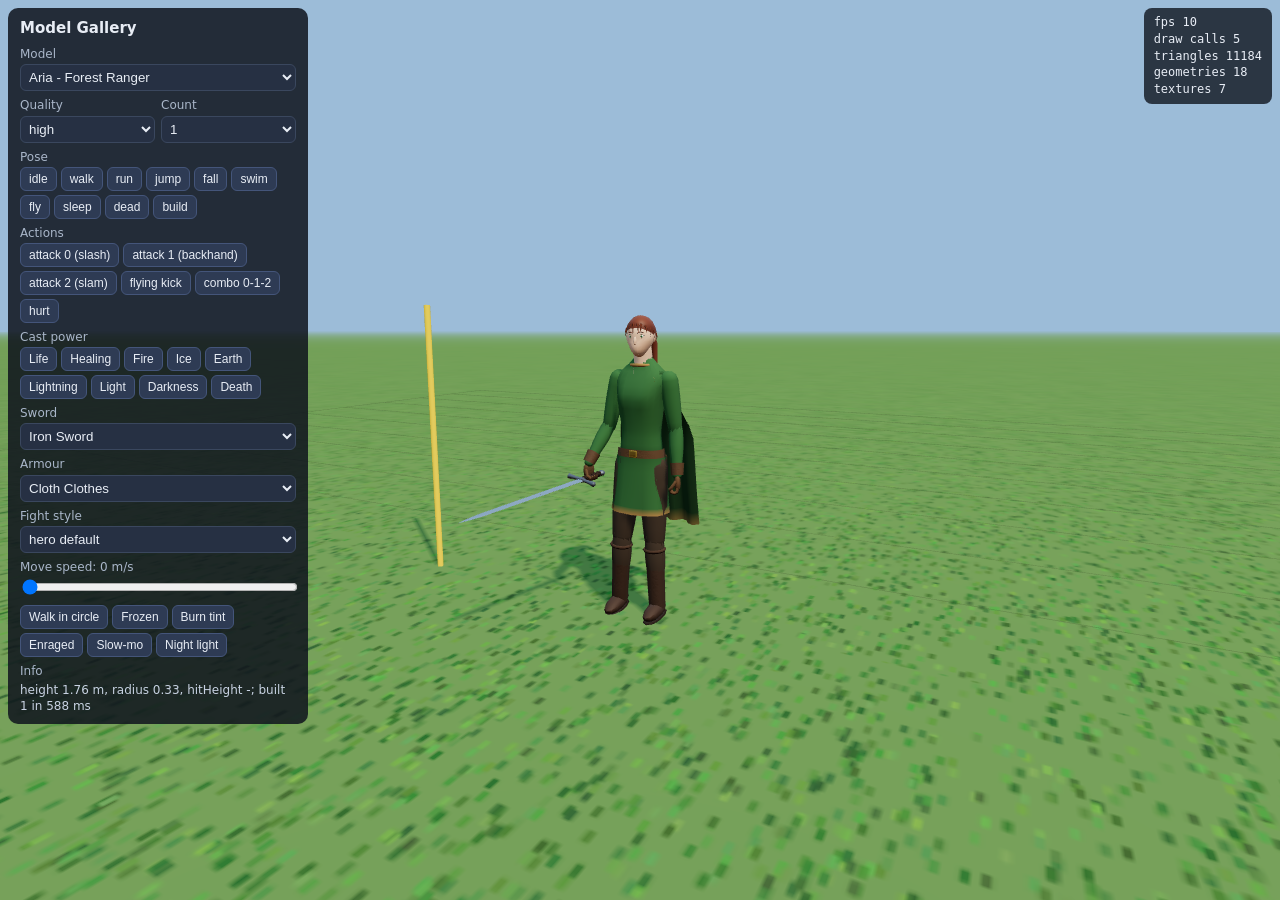
<file: models-test.html>
<!doctype html>
<html lang="en">
<head>
<meta charset="utf-8">
<meta name="viewport" content="width=device-width, initial-scale=1">
<title>Nine Planets Quest - Model Gallery</title>
<style>
  html, body { margin: 0; height: 100%; overflow: hidden; background: #1b2230; font: 13px/1.35 system-ui, Segoe UI, sans-serif; color: #e8edf5; }
  #ui { position: absolute; left: 8px; top: 8px; width: 300px; max-height: calc(100% - 16px); overflow-y: auto; background: rgba(16, 20, 30, 0.86); border-radius: 10px; padding: 10px 12px; box-sizing: border-box; }
  #ui h1 { font-size: 15px; margin: 0 0 8px; }
  #ui label { display: block; margin: 6px 0 2px; color: #a9b6c9; font-size: 12px; }
  select, input[type=range] { width: 100%; box-sizing: border-box; }
  select { background: #263043; color: #e8edf5; border: 1px solid #3a475e; border-radius: 6px; padding: 4px; }
  .btns { display: flex; flex-wrap: wrap; gap: 4px; }
  button { background: #2e3b54; color: #e8edf5; border: 1px solid #44557a; border-radius: 6px; padding: 4px 8px; cursor: pointer; font-size: 12px; }
  button:hover { background: #3b4c6d; }
  button.on { background: #4a7a3a; border-color: #6aa050; }
  #stats { position: absolute; right: 8px; top: 8px; background: rgba(16, 20, 30, 0.8); border-radius: 8px; padding: 6px 10px; font: 12px/1.4 ui-monospace, Consolas, monospace; white-space: pre; }
  #err { position: absolute; left: 320px; bottom: 8px; right: 8px; color: #ffb0b0; font: 12px ui-monospace, monospace; white-space: pre-wrap; }
  .row { display: flex; gap: 6px; align-items: center; }
  .row > * { flex: 1; }
</style>
<script type="importmap">
{ "imports": { "three": "./vendor/three/build/three.module.js", "three/addons/": "./vendor/three/examples/jsm/" } }
</script>
</head>
<body>
<div id="ui">
  <h1>Model Gallery</h1>
  <label>Model</label>
  <select id="model"></select>
  <div class="row"><div><label>Quality</label><select id="quality"><option>high</option><option>low</option></select></div>
  <div><label>Count</label><select id="count"><option>1</option><option>9</option><option>30</option></select></div></div>
  <div id="poses"><label>Pose</label><div class="btns" id="poseBtns"></div></div>
  <div id="actions"><label>Actions</label><div class="btns" id="actBtns"></div></div>
  <div id="castsBox"><label>Cast power</label><div class="btns" id="castBtns"></div></div>
  <div id="gear">
    <label>Sword</label><select id="sword"></select>
    <label>Armour</label><select id="armor"></select>
    <label>Fight style</label><select id="style"><option value="default">hero default</option><option value="sword">sword</option><option value="fists">fists</option></select>
  </div>
  <label>Move speed: <span id="spdv">0</span> m/s</label>
  <input type="range" id="speed" min="0" max="12" step="0.1" value="0">
  <div class="btns" style="margin-top:6px">
    <button id="walkAround">Walk in circle</button>
    <button id="frozen">Frozen</button>
    <button id="tint">Burn tint</button>
    <button id="enraged">Enraged</button>
    <button id="slow">Slow-mo</button>
    <button id="night">Night light</button>
  </div>
  <label>Info</label>
  <div id="info" style="font-size:12px;color:#c8d2e2"></div>
</div>
<div id="stats"></div>
<div id="err"></div>
<script type="module">
import * as THREE from 'three';
import { CHARACTERS, DIMENSIONS, NIGHT_CREATURES, SWORDS, ARMORS, POWERS } from './src/data.js';

const errEl = document.getElementById('err');
const logErr = (e) => { console.error(e); errEl.textContent += (e && e.stack ? e.stack : String(e)) + '\n'; };
window.addEventListener('error', (e) => logErr(e.error || e.message));

let Characters = {}, Enemies = {}, Bosses = {};
try { Characters = await import('./src/models/characters.js'); } catch (e) { logErr(e); }
try { Enemies = await import('./src/models/enemies.js'); } catch (e) { logErr(e); }
try { Bosses = await import('./src/models/bosses.js'); } catch (e) { logErr(e); }

// ---------------------------------------------------------------- renderer & scene
const quality0 = new URLSearchParams(location.search).get('q') || 'high';
const renderer = new THREE.WebGLRenderer({ antialias: quality0 === 'high', powerPreference: 'high-performance' });
renderer.outputColorSpace = THREE.SRGBColorSpace;
renderer.toneMapping = THREE.ACESFilmicToneMapping;
renderer.shadowMap.enabled = true; renderer.shadowMap.type = THREE.PCFSoftShadowMap;
renderer.setPixelRatio(Math.min(devicePixelRatio, quality0 === 'high' ? 1.5 : 1));
renderer.setSize(innerWidth, innerHeight);
document.body.prepend(renderer.domElement);
const scene = new THREE.Scene();
scene.background = new THREE.Color('#9cbcd8');
scene.fog = new THREE.Fog('#9cbcd8', 40, 140);
const camera = new THREE.PerspectiveCamera(65, innerWidth / innerHeight, 0.1, 1500);

// procedural sky environment for reflections
{
  const pm = new THREE.PMREMGenerator(renderer);
  const env = new THREE.Scene();
  const g = new THREE.SphereGeometry(10, 32, 16);
  const c = []; const p = g.attributes.position;
  for (let i = 0; i < p.count; i++) { const y = p.getY(i) / 10; const col = new THREE.Color().lerpColors(new THREE.Color('#6a5a48'), new THREE.Color('#9cc4ec'), THREE.MathUtils.smoothstep(y, -0.2, 0.3)); c.push(col.r, col.g, col.b); }
  g.setAttribute('color', new THREE.Float32BufferAttribute(c, 3));
  env.add(new THREE.Mesh(g, new THREE.MeshBasicMaterial({ side: THREE.BackSide, vertexColors: true })));
  const sunb = new THREE.Mesh(new THREE.SphereGeometry(1, 8, 8), new THREE.MeshBasicMaterial({ color: new THREE.Color(8, 7, 6) }));
  sunb.position.set(5, 6, 3); env.add(sunb);
  scene.environment = pm.fromScene(env, 0.04).texture;
}
const hemi = new THREE.HemisphereLight('#cfe2ff', '#5a4a38', 0.9);
scene.add(hemi);
const sun = new THREE.DirectionalLight('#fff1d6', 2.6);
sun.position.set(12, 20, 9);
sun.castShadow = true;
sun.shadow.mapSize.set(2048, 2048);
Object.assign(sun.shadow.camera, { left: -14, right: 14, top: 14, bottom: -14, near: 1, far: 70 });
sun.shadow.bias = -0.0004; sun.shadow.normalBias = 0.03;
scene.add(sun); scene.add(sun.target);
// ground
{
  const cv = document.createElement('canvas'); cv.width = cv.height = 512;
  const x = cv.getContext('2d');
  x.fillStyle = '#5b7a3a'; x.fillRect(0, 0, 512, 512);
  for (let i = 0; i < 9000; i++) { x.fillStyle = `hsl(${85 + Math.random() * 25},${35 + Math.random() * 20}%,${22 + Math.random() * 16}%)`; x.fillRect(Math.random() * 512, Math.random() * 512, 2, 4); }
  const t = new THREE.CanvasTexture(cv); t.wrapS = t.wrapT = THREE.RepeatWrapping; t.repeat.set(40, 40); t.colorSpace = THREE.SRGBColorSpace;
  const ground = new THREE.Mesh(new THREE.PlaneGeometry(300, 300), new THREE.MeshStandardMaterial({ map: t, roughness: 0.95 }));
  ground.rotation.x = -Math.PI / 2; ground.receiveShadow = true; scene.add(ground);
  const grid = new THREE.GridHelper(20, 20, 0x334422, 0x334422); grid.position.y = 0.002; grid.material.opacity = 0.25; grid.material.transparent = true; scene.add(grid);
  // 1.8 m reference pole
  const pole = new THREE.Mesh(new THREE.CylinderGeometry(0.02, 0.02, 1.8), new THREE.MeshStandardMaterial({ color: '#ffcc33' }));
  pole.position.set(-1.6, 0.9, 0); pole.castShadow = true; scene.add(pole);
  window.__pole = pole;
}

// ---------------------------------------------------------------- orbit camera
const orbit = { target: new THREE.Vector3(0, 1, 0), dist: 4.2, yaw: 0.5, pitch: 0.18 };
function placeCam() {
  orbit.pitch = Math.max(-0.2, Math.min(1.45, orbit.pitch));
  const c = Math.cos(orbit.pitch);
  camera.position.set(orbit.target.x + Math.sin(orbit.yaw) * c * orbit.dist, orbit.target.y + Math.sin(orbit.pitch) * orbit.dist, orbit.target.z + Math.cos(orbit.yaw) * c * orbit.dist);
  camera.lookAt(orbit.target);
}
let drag = null;
renderer.domElement.addEventListener('pointerdown', (e) => { drag = { x: e.clientX, y: e.clientY, b: e.button, shift: e.shiftKey }; renderer.domElement.setPointerCapture(e.pointerId); });
renderer.domElement.addEventListener('pointermove', (e) => {
  if (!drag) return;
  const dx = e.clientX - drag.x, dy = e.clientY - drag.y; drag.x = e.clientX; drag.y = e.clientY;
  if (drag.b === 2 || drag.shift) {
    const r = new THREE.Vector3().setFromMatrixColumn(camera.matrix, 0), u = new THREE.Vector3(0, 1, 0);
    orbit.target.addScaledVector(r, -dx * orbit.dist * 0.0015).addScaledVector(u, dy * orbit.dist * 0.0015);
  } else { orbit.yaw -= dx * 0.008; orbit.pitch += dy * 0.006; }
});
renderer.domElement.addEventListener('pointerup', () => (drag = null));
renderer.domElement.addEventListener('contextmenu', (e) => e.preventDefault());
renderer.domElement.addEventListener('wheel', (e) => { orbit.dist *= Math.exp(e.deltaY * 0.001); orbit.dist = Math.max(0.4, Math.min(80, orbit.dist)); }, { passive: true });
addEventListener('resize', () => { renderer.setSize(innerWidth, innerHeight); camera.aspect = innerWidth / innerHeight; camera.updateProjectionMatrix(); });

// ---------------------------------------------------------------- model list
const sel = document.getElementById('model');
const entries = [];
function group(label, items) {
  const og = document.createElement('optgroup'); og.label = label;
  for (const it of items) { const o = document.createElement('option'); o.value = entries.length; o.textContent = it.name; entries.push(it); og.appendChild(o); }
  sel.appendChild(og);
}
group('Heroes', [...CHARACTERS.map((c) => ({ name: `${c.name} - ${c.title}`+ (c.fightStyle === 'fists' ? ' (fists)' : ''), type: 'hero', def: c })), ...CHARACTERS.filter((c) => c.fightStyle === 'fists').map((c) => ({ name: `${c.name} - ${c.title} (sword style)`, type: 'hero', def: c, style: 'sword' }))]);
group('NPCs', [
  { name: 'Merchant', type: 'npc', kind: 'merchant' },
  { name: 'Sensei - Dojo Master (npc)', type: 'npc', kind: 'sensei' },
  ...[1, 2, 3, 4, 5, 6, 7, 8].map((s) => ({ name: `Villager #${s}`, type: 'npc', kind: 'villager', seed: s })),
  ...DIMENSIONS.map((d, i) => ({ name: `${d.bandit.name} (bandit, ${d.name})`, type: 'npc', kind: 'bandit', outfit: d.bandit.outfit, seed: i + 1 })),
  ...DIMENSIONS.map((d, i) => ({ name: `${d.bandit.name} Captain (${d.name})`, type: 'npc', kind: 'bandit_captain', outfit: d.bandit.outfit, seed: i + 1 })),
]);
DIMENSIONS.forEach((d) => group(`Enemies - ${d.name}`, d.enemies.map((e) => ({ name: `${e.name} (${e.shape})`, type: 'enemy', def: e }))));
group('Night creatures', NIGHT_CREATURES.map((e) => ({ name: `${e.name} (${e.shape})`, type: 'enemy', def: e })));
group('Bosses', DIMENSIONS.map((d) => ({ name: `${d.boss.name}, ${d.boss.title} (${d.boss.shape})`, type: 'boss', def: d.boss })));
DIMENSIONS.forEach((d) => { if (d.temples) group(`Temple guardians - ${d.name}`, d.temples.map((t) => ({ name: `${t.boss.name}, ${t.boss.title} (${t.boss.shape}, ${t.name})`, type: 'boss', def: t.boss }))); });
group('Friendly people', ['healer', 'guide', 'smith', 'brewer', 'sage', 'guard', 'cook', 'bard', 'mapmaker', 'portalkeeper', 'fortune', 'banker', 'trainer', 'questgiver', 'tamer', 'watchman', 'knight', 'archer', 'mage', 'farmer', 'child', 'elder', 'traveler', 'fisher', 'miner', 'monk', 'explorer'].map((k) => ({ name: k[0].toUpperCase() + k.slice(1) + ' (friendly)', type: 'npc', kind: k, seed: 1 })));
group('Animals', ['dog', 'cat', 'chicken', 'rabbit', 'deer', 'penguin'].map((k) => ({ name: k[0].toUpperCase() + k.slice(1) + ' (animal)', type: 'critter', kind: k, seed: 1 })));
group('Friendly summons', [['treant', 'Treant Buddy'], ['golem', 'Rock Golem'], ['golem', 'Snow Golem', '#e8eef4'], ['bird', 'Storm Bird'], ['phoenix', 'Fire Phoenix'], ['skeleton', 'Skeleton Army'], ['spirit', 'Shadow Clone', '#6a4aff']].map(([kind, name, color]) => ({ name: `${name} (summon ${kind})`, type: 'summon', kind, color })));

const swordSel = document.getElementById('sword');
swordSel.innerHTML = '<option value="-1">(none)</option>' + SWORDS.map((s, i) => `<option value="${i}">${s.name}</option>`).join('');
const armorSel = document.getElementById('armor');
armorSel.innerHTML = ARMORS.map((a, i) => `<option value="${i}">${a.name}</option>`).join('');
swordSel.value = 3;

// ---------------------------------------------------------------- spawning
let rigs = [], entry = null, walkAround = false, frozen = false, tint = false, enraged = false, slow = false;
const qualitySel = document.getElementById('quality'); qualitySel.value = quality0;
const countSel = document.getElementById('count');
function create(e) {
  const quality = qualitySel.value;
  if (e.type === 'hero') return Characters.createHero(e.def, { quality });
  if (e.type === 'npc') return Characters.createNPC(e.kind, { outfit: e.outfit, seed: e.seed || 1, quality });
  if (e.type === 'enemy') return Enemies.createEnemy(e.def, { quality });
  if (e.type === 'boss') return Bosses.createBoss(e.def, { quality });
  if (e.type === 'summon') return Enemies.createSummon(e.kind, { color: e.color, quality });
  if (e.type === 'critter') return Enemies.createCritter(e.kind, { quality, seed: e.seed || 1 });
}
function spawn() {
  for (const r of rigs) { try { r.dispose(); } catch (e) { logErr(e); } }
  rigs = [];
  entry = entries[+sel.value];
  const n = +countSel.value;
  const t0 = performance.now();
  try {
    for (let i = 0; i < n; i++) {
      const r = create(entry);
      if (!r) throw new Error('create returned nothing');
      const cols = Math.ceil(Math.sqrt(n));
      const sp = Math.max(1.6, (r.radius || 0.5) * 2.8);
      r.root.position.set((i % cols - (cols - 1) / 2) * sp, 0, (Math.floor(i / cols) - (cols - 1) / 2) * sp);
      scene.add(r.root);
      rigs.push(r);
    }
  } catch (e) { logErr(e); }
  const buildMs = performance.now() - t0;
  buildUI();
  applyGear();
  const r = rigs[0];
  if (r) {
    const h = r.height || 1.8;
    orbit.target.set(0, h * 0.55, 0);
    orbit.dist = Math.max(2.6, h * 2.3) * (n > 1 ? 2.2 : 1);
    document.getElementById('info').textContent = `height ${(+h).toFixed(2)} m, radius ${(+r.radius).toFixed(2)}, hitHeight ${r.hitHeight !== undefined ? (+r.hitHeight).toFixed(2) : '-'}; built ${n} in ${buildMs.toFixed(0)} ms` + (r.moves ? `; moves: ${r.moves.join(', ')}` : '');
  }
  window.__rigs = rigs;
}
function applyGear() {
  for (const r of rigs) {
    if (r.setSword && entry.type === 'hero') { const i = +swordSel.value; r.setSword(i < 0 ? null : SWORDS[i]); }
    if (r.setArmor && entry.type === 'hero') r.setArmor(ARMORS[+armorSel.value]);
    if (r.setFightStyle && entry.type === 'hero') { const v = document.getElementById('style').value; r.setFightStyle(v === 'default' ? (entry.style || entry.def.fightStyle || 'sword') : v); }
    if (r.setFrozen) r.setFrozen(frozen);
    if (r.setTint) r.setTint(tint ? (entry.type === 'summon' ? '#7dff8a' : '#ff6a1a') : null);
    if (r.setEnraged) r.setEnraged(enraged);
  }
}
function btn(parent, label, fn) { const b = document.createElement('button'); b.textContent = label; b.onclick = () => { try { fn(); } catch (e) { logErr(e); } }; parent.appendChild(b); return b; }
let curPose = 'idle';
function buildUI() {
  const pb = document.getElementById('poseBtns'), ab = document.getElementById('actBtns'), cb = document.getElementById('castBtns');
  pb.innerHTML = ''; ab.innerHTML = ''; cb.innerHTML = '';
  const human = entry.type === 'hero' || entry.type === 'npc';
  const poses = human ? ['idle', 'walk', 'run', 'jump', 'fall', 'swim', 'fly', 'sleep', 'dead', 'build'] : ['idle', 'move', 'dead'];
  for (const p of poses) btn(pb, p, () => { curPose = p; for (const r of rigs) r.setPose(p); if (p === 'walk' || p === 'move') setSpeed(human ? 1.5 : (entry.def.speed || 3)); if (p === 'run') setSpeed(6); if (p === 'idle') setSpeed(0); });
  document.getElementById('castsBox').style.display = human ? '' : 'none';
  document.getElementById('gear').style.display = entry.type === 'hero' ? '' : 'none';
  if (human) {
    ['attack 0 (slash)', 'attack 1 (backhand)', 'attack 2 (slam)'].forEach((l, i) => btn(ab, l, () => { for (const r of rigs) showTiming(r.attack(i)); }));
    if (rigs[0] && rigs[0].flyingKick) btn(ab, 'flying kick', () => { for (const r of rigs) showTiming(r.flyingKick()); });
    btn(ab, 'combo 0-1-2', () => { let t = 0; for (const i of [0, 1, 2]) { setTimeout(() => { for (const r of rigs) showTiming(r.attack(i)); }, t * 1000); t += 0.5; } });
    for (const p of POWERS) btn(cb, p.name, () => { for (const r of rigs) showTiming(r.cast(p.id)); });
  } else if (entry.type === 'enemy' || entry.type === 'summon' || entry.type === 'critter') {
    btn(ab, 'attack', () => { for (const r of rigs) showTiming(r.attack()); });
  } else if (entry.type === 'boss') {
    for (const m of rigs[0]?.moves || []) btn(ab, m, () => { for (const r of rigs) showTiming(r.play(m)); });
  }
  btn(ab, 'hurt', () => { for (const r of rigs) r.hurt(); });
}
const infoT = document.createElement('div'); document.getElementById('info').after(infoT);
function showTiming(t) { if (t) infoT.textContent = JSON.stringify(t, (k, v) => (typeof v === 'number' ? +v.toFixed(3) : v)); }
const spd = document.getElementById('speed'), spdv = document.getElementById('spdv');
function setSpeed(v) { spd.value = v; spdv.textContent = (+v).toFixed(1); for (const r of rigs) r.setMoveSpeed(+v); }
spd.oninput = () => setSpeed(spd.value);
sel.onchange = () => { spawn(); curPose = 'idle'; };
qualitySel.onchange = spawn; countSel.onchange = spawn;
swordSel.onchange = applyGear; armorSel.onchange = applyGear; document.getElementById('style').onchange = applyGear;
const tog = (id, fn) => { const b = document.getElementById(id); b.onclick = () => { b.classList.toggle('on'); fn(b.classList.contains('on')); }; };
tog('walkAround', (v) => { walkAround = v; if (!v) for (const r of rigs) { r.root.position.set(0, 0, 0); r.root.rotation.y = 0; } });
tog('frozen', (v) => { frozen = v; applyGear(); });
tog('tint', (v) => { tint = v; applyGear(); });
tog('enraged', (v) => { enraged = v; applyGear(); });
tog('slow', (v) => (slow = v));
tog('night', (v) => { sun.intensity = v ? 0.35 : 2.6; sun.color.set(v ? '#9fb4ff' : '#fff1d6'); hemi.intensity = v ? 0.25 : 0.9; scene.background.set(v ? '#0e1424' : '#9cbcd8'); scene.fog.color.copy(scene.background); renderer.toneMappingExposure = v ? 1.3 : 1; });

sel.value = 0;
spawn();

// ---------------------------------------------------------------- loop
const clock = new THREE.Clock();
const statsEl = document.getElementById('stats');
let fpsT = 0, frames = 0, fps = 0, ang = 0;
function loop() {
  requestAnimationFrame(loop);
  let dt = Math.min(clock.getDelta(), 0.1);
  frames++; fpsT += dt; if (fpsT > 0.5) { fps = frames / fpsT; frames = 0; fpsT = 0; }
  if (slow) dt *= 0.25;
  if (walkAround && rigs[0]) {
    const sp = +spd.value || 1.5, R = 3;
    ang += (sp / R) * dt;
    rigs[0].root.position.set(Math.cos(ang) * R, 0, Math.sin(ang) * R);
    rigs[0].root.rotation.y = -ang;
    orbit.target.lerp(new THREE.Vector3(rigs[0].root.position.x, orbit.target.y, rigs[0].root.position.z), 0.05);
  }
  for (const r of rigs) { try { r.update(dt); } catch (e) { logErr(e); rigs = []; } }
  placeCam();
  renderer.render(scene, camera);
  const i = renderer.info.render;
  statsEl.textContent = `fps ${fps.toFixed(0)}\ndraw calls ${i.calls}\ntriangles ${i.triangles}\ngeometries ${renderer.info.memory.geometries}\ntextures ${renderer.info.memory.textures}`;
}
loop();
// helpers for automated inspection: freeze the loop, step animations deterministically, render
let paused = false;
const _loop = loop;
function frame(dt) { for (const r of rigs) r.update(dt); placeCam(); renderer.render(scene, camera); }
window.__test = {
  THREE, scene, renderer, camera, orbit, get rigs() { return rigs; }, spawn, sel, setSpeed, entries, sun, create, placeCam, frame,
  pick(name) { const i = entries.findIndex((e) => e.name.toLowerCase().includes(name.toLowerCase())); if (i >= 0) { sel.value = i; spawn(); } return i; },
  // settle a pose then optionally run an action until time t (seconds) and render
  shot({ pose = 'idle', speed = 0, action = null, arg = 0, t = 0, settle = 1.0, view = null } = {}) {
    for (const r of rigs) { r.setMoveSpeed(speed); r.setPose(pose); }
    for (let i = 0; i < settle / 0.02; i++) frame(0.02);
    let info = null;
    if (action) for (const r of rigs) info = r[action](arg);
    for (let x = 0; x < t; x += 0.01) frame(0.01);
    if (view) Object.assign(orbit, view);
    frame(0);
    return info;
  },
  // filmstrip: render several moments of an animation into one grid image (for review)
  strip({ pose = 'idle', speed = 0, action = null, arg = 0, settle = 1.0, view = null, crop = 0.6, walk = 0 } = {}, times = [0, 0.1, 0.2, 0.3, 0.4, 0.5], cols = 3) {
    let out = document.getElementById('stripCanvas');
    if (!out) { out = document.createElement('canvas'); out.id = 'stripCanvas'; Object.assign(out.style, { position: 'fixed', left: 0, top: 0, width: '100%', height: '100%', zIndex: 10, background: '#000' }); document.body.appendChild(out); out.onclick = () => (out.style.display = 'none'); }
    out.width = innerWidth; out.height = innerHeight; out.style.display = '';
    const g = out.getContext('2d');
    const rows = Math.ceil(times.length / cols), cw = out.width / cols, ch = out.height / rows;
    if (view) Object.assign(orbit, view);
    for (const r of rigs) { r.setMoveSpeed(speed); r.setPose(pose); }
    for (let i = 0; i < settle / 0.02; i++) frame(0.02);
    let info = null;
    if (action) for (const r of rigs) info = typeof r[action] === 'function' ? r[action](arg) : null;
    let cur = 0;
    const src = renderer.domElement, sw = src.width * crop, sh = Math.min(src.height, sw * ch / cw);
    times.forEach((t, i) => {
      while (cur < t - 1e-6) { frame(0.01); cur += 0.01; }
      frame(0);
      g.drawImage(src, (src.width - sw) / 2, (src.height - sh) / 2, sw, sh, (i % cols) * cw, Math.floor(i / cols) * ch, cw, ch);
      g.fillStyle = '#fff'; g.font = '14px sans-serif'; g.fillText(t.toFixed(2) + 's', (i % cols) * cw + 6, Math.floor(i / cols) * ch + 18);
    });
    return info;
  },
  // contact sheet: one cell per model (names = substrings of the dropdown names)
  grid(names, cols = 3, opts = {}) {
    let out = document.getElementById('stripCanvas');
    if (!out) { out = document.createElement('canvas'); out.id = 'stripCanvas'; Object.assign(out.style, { position: 'fixed', left: 0, top: 0, width: '100vw', height: '100vh', zIndex: 10, background: '#000' }); document.body.appendChild(out); out.onclick = () => (out.style.display = 'none'); }
    const src = renderer.domElement;
    out.width = src.width; out.height = src.height; out.style.display = '';
    const g = out.getContext('2d'); g.clearRect(0, 0, out.width, out.height);
    const rows = Math.ceil(names.length / cols), cw = out.width / cols, ch = out.height / rows;
    names.forEach((nm, i) => {
      const idx = typeof nm === 'number' ? nm : entries.findIndex((e) => e.name.toLowerCase().includes(nm.toLowerCase()));
      sel.value = idx; spawn();
      const r = rigs[0]; const h = r.height || 1.8;
      if (opts.setup) opts.setup(r);
      r.setMoveSpeed(opts.speed || 0); r.setPose(opts.pose || 'idle');
      for (let k = 0; k < (opts.settle ?? 1) / 0.02; k++) frame(0.02);
      if (opts.action) { const m = typeof opts.arg === 'function' ? opts.arg(r) : opts.arg; r[opts.action](m); for (let x = 0; x < (opts.t || 0); x += 0.01) frame(0.01); }
      Object.assign(orbit, { target: new THREE.Vector3(0, h * (opts.ty || 0.5), 0), dist: Math.max(2.2, h * 1.9) * (opts.zoom || 1), yaw: opts.yaw ?? 0.7, pitch: opts.pitch ?? 0.2 });
      frame(0);
      const crop = opts.crop || 0.7, sw = src.width * crop, sh = Math.min(src.height, sw * ch / cw);
      g.drawImage(src, (src.width - sw) / 2, (src.height - sh) / 2, sw, sh, (i % cols) * cw, Math.floor(i / cols) * ch, cw, ch);
      g.fillStyle = '#fff'; g.font = (14 * devicePixelRatio) + 'px sans-serif'; g.fillText(entries[idx].name, (i % cols) * cw + 6, Math.floor(i / cols) * ch + 18 * devicePixelRatio);
    });
    return 'ok';
  },
  hideStrip() { const o = document.getElementById('stripCanvas'); if (o) o.style.display = 'none'; },
  ui(v) { document.getElementById('ui').style.display = v ? '' : 'none'; document.getElementById('err').style.display = v ? '' : 'none'; },
};
if (new URLSearchParams(location.search).get('ui') === '0') window.__test.ui(false);
</script>
</body>
</html>
</file>
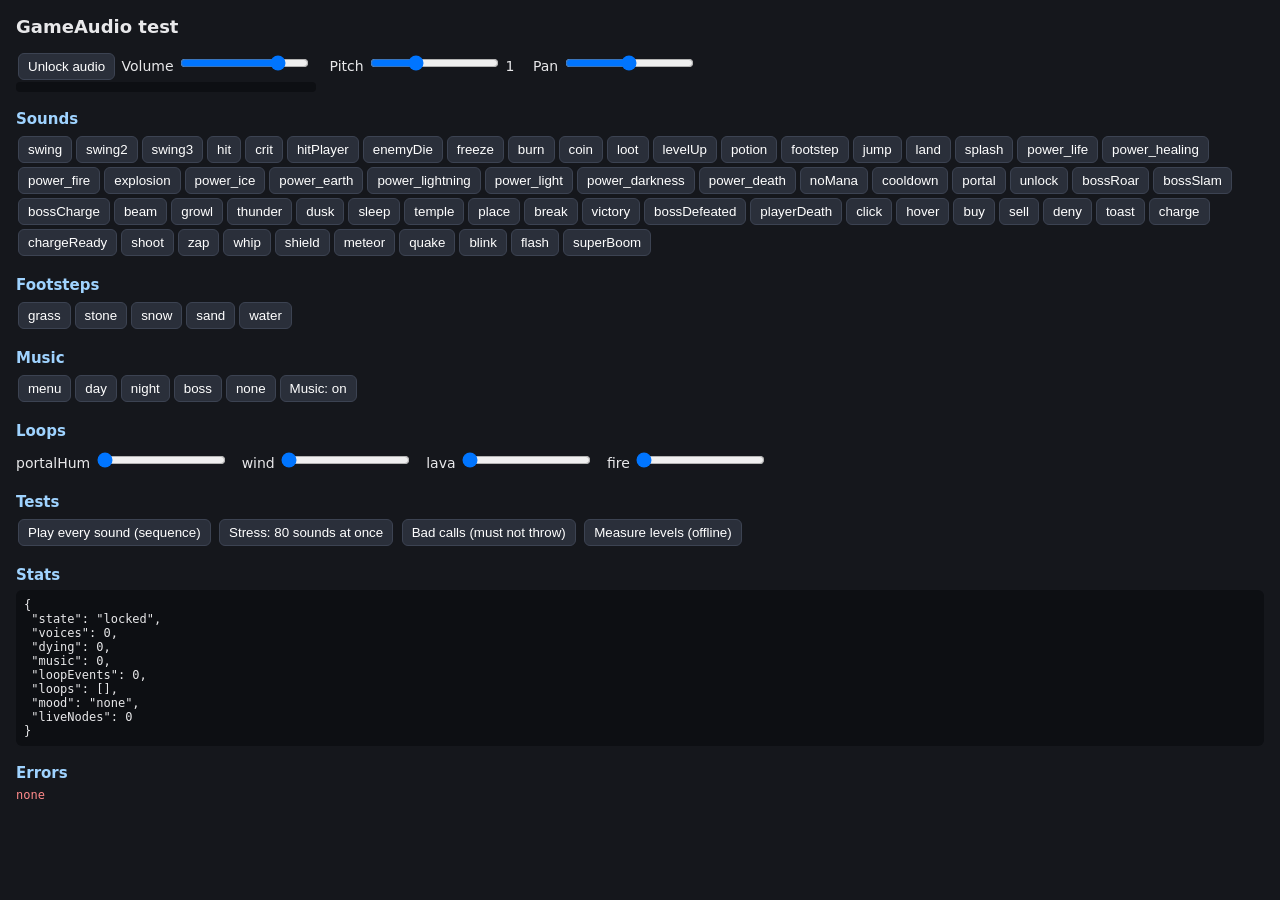
<file: src/game/test-audio.html>
<!doctype html>
<html lang="en">
<head>
<meta charset="utf-8">
<meta name="viewport" content="width=device-width, initial-scale=1">
<title>Audio Test</title>
<style>
  body { font: 14px system-ui, sans-serif; background: #15171c; color: #e8e8ea; margin: 16px; }
  h2 { font-size: 15px; margin: 18px 0 6px; color: #9fd3ff; }
  button { background: #2a2f3a; color: #fff; border: 1px solid #3c4352; border-radius: 6px; padding: 5px 9px; margin: 2px; cursor: pointer; }
  button:hover { background: #374052; }
  button.on { background: #2f6b3f; }
  label { display: inline-block; margin: 4px 14px 4px 0; }
  #stats { font: 12px monospace; white-space: pre; background: #0d0f13; padding: 8px; border-radius: 6px; }
  #errors { font: 12px monospace; color: #ff8a8a; white-space: pre-wrap; }
  table { border-collapse: collapse; font: 12px monospace; }
  td, th { padding: 2px 8px; border-bottom: 1px solid #2a2f3a; text-align: right; }
  td:first-child, th:first-child { text-align: left; }
  .meter { height: 10px; background: #0d0f13; width: 300px; border-radius: 4px; overflow: hidden; }
  .meter div { height: 100%; background: #4caf50; width: 0; }
</style>
</head>
<body>
<h1 style="font-size:18px">GameAudio test</h1>
<button id="unlock">Unlock audio</button>
<label>Volume <input id="vol" type="range" min="0" max="1" step="0.01" value="0.8"></label>
<label>Pitch <input id="pitch" type="range" min="0.5" max="2" step="0.01" value="1"> <span id="pv">1</span></label>
<label>Pan <input id="pan" type="range" min="-1" max="1" step="0.1" value="0"></label>
<div class="meter"><div id="meter"></div></div>

<h2>Sounds</h2><div id="sounds"></div>
<h2>Footsteps</h2><div id="steps"></div>
<h2>Music</h2><div id="music"></div>
<h2>Loops</h2><div id="loops"></div>
<h2>Tests</h2>
<button id="all">Play every sound (sequence)</button>
<button id="stress">Stress: 80 sounds at once</button>
<button id="bad">Bad calls (must not throw)</button>
<button id="measure">Measure levels (offline)</button>
<h2>Stats</h2><div id="stats"></div>
<h2>Errors</h2><div id="errors">none</div>
<div id="table"></div>

<script type="module">
import { GameAudio, SOUND_NAMES, LOOP_NAMES } from './audio.js';

const errors = [];
const errBox = document.getElementById('errors');
const logErr = (m) => { errors.push(String(m)); errBox.textContent = errors.join('\n'); };
addEventListener('error', (e) => logErr('error: ' + e.message));
addEventListener('unhandledrejection', (e) => logErr('rejection: ' + (e.reason && e.reason.message || e.reason)));

const audio = new GameAudio();
window.audio = audio;
const $ = (id) => document.getElementById(id);
const btn = (parent, text, fn) => { const b = document.createElement('button'); b.textContent = text; b.onclick = fn; $(parent).appendChild(b); return b; };
const opts = () => ({ pitch: +$('pitch').value, pan: +$('pan').value });

// before unlock: everything must be a silent no-op
audio.play('coin'); audio.setLoop('wind', 0); audio.update(0.016); audio.setVolume(0.5); audio.setMusicMood('menu');
if (audio.ctx) logErr('AudioContext created before unlock!');

addEventListener('pointerdown', () => audio.unlock(), { capture: true });
addEventListener('keydown', () => audio.unlock(), { capture: true });
$('unlock').onclick = () => audio.unlock();
$('vol').oninput = (e) => audio.setVolume(+e.target.value);
$('pitch').oninput = (e) => { $('pv').textContent = e.target.value; };

for (const n of SOUND_NAMES) btn('sounds', n, () => audio.play(n, opts()));
for (const s of ['grass', 'stone', 'snow', 'sand', 'water']) btn('steps', s, () => audio.play('footstep', { ...opts(), surface: s }));

const moodBtns = {};
for (const m of ['menu', 'day', 'night', 'boss', 'none']) {
  moodBtns[m] = btn('music', m, () => { audio.setMusicMood(m); for (const k in moodBtns) moodBtns[k].classList.toggle('on', k === m); });
}
let musicOn = true;
const mb = btn('music', 'Music: on', () => { musicOn = !musicOn; audio.setMusic(musicOn); mb.textContent = 'Music: ' + (musicOn ? 'on' : 'off'); });

for (const n of LOOP_NAMES) {
  const l = document.createElement('label');
  l.innerHTML = `${n} <input type="range" min="0" max="1" step="0.01" value="0">`;
  l.querySelector('input').oninput = (e) => audio.setLoop(n, +e.target.value);
  $('loops').appendChild(l);
}

$('all').onclick = async () => {
  for (const n of SOUND_NAMES) { audio.play(n, opts()); await new Promise((r) => setTimeout(r, 350)); }
};
$('stress').onclick = () => {
  for (let i = 0; i < 80; i++) setTimeout(() => audio.play(SOUND_NAMES[(Math.random() * SOUND_NAMES.length) | 0], { pitch: 0.8 + Math.random() * 0.4, pan: Math.random() * 2 - 1 }), i * 5);
};
$('bad').onclick = () => {
  try {
    audio.play('nope'); audio.play(); audio.play(null, null); audio.play('coin', { volume: NaN, pitch: Infinity, pan: 'x' });
    audio.play('hit', 5); audio.setLoop('nope', 1); audio.setLoop('fire', NaN); audio.setLoop('fire', -3); audio.setLoop('fire', 0);
    audio.setVolume('loud'); audio.setVolume(7); audio.setVolume(0.8); audio.setMusicMood('weird'); audio.setMusicMood(); audio.update(NaN); audio.update(-1);
    audio.unlock(); audio.unlock();
    logErr('(bad calls: no throw — OK)');
  } catch (e) { logErr('bad calls threw: ' + e.message); }
};

// meter on the master output
let analyser = null, abuf = null;
function ensureMeter() {
  if (analyser || !audio.ctx || !audio.master) return;
  analyser = audio.ctx.createAnalyser(); analyser.fftSize = 1024; abuf = new Float32Array(1024);
  audio.master.connect(analyser);
}

let last = performance.now();
function frame(t) {
  const dt = (t - last) / 1000; last = t;
  audio.update(dt);
  ensureMeter();
  if (analyser) {
    analyser.getFloatTimeDomainData(abuf);
    let pk = 0; for (const x of abuf) pk = Math.max(pk, Math.abs(x));
    $('meter').style.width = Math.min(100, pk * 100) + '%';
    $('meter').style.background = pk > 0.95 ? '#e53935' : '#4caf50';
  }
  $('stats').textContent = JSON.stringify(audio._stats(), null, 1);
  requestAnimationFrame(frame);
}
requestAnimationFrame(frame);

// ── offline level measurement (pre-compressor) ──
const SR = 44100;
function levels(buf, from = 0) {
  let pk = 0, sum = 0, n = 0;
  for (let ch = 0; ch < buf.numberOfChannels; ch++) {
    const d = buf.getChannelData(ch);
    for (let i = Math.floor(from * SR); i < d.length; i++) { const x = d[i]; if (Math.abs(x) > pk) pk = Math.abs(x); sum += x * x; n++; }
  }
  const db = (x) => (x > 0 ? (20 * Math.log10(x)).toFixed(1) : '-inf');
  return { peak: db(pk), rms: db(Math.sqrt(sum / Math.max(1, n))), pk };
}
async function render(dur, setup, stepEvery = 0) {
  const off = new OfflineAudioContext(2, Math.floor(SR * dur), SR);
  const a = new GameAudio(); a._offline = true; a.ctx = off; a._build();
  a.mix.disconnect(); a.mix.connect(off.destination);
  setup(a);
  if (stepEvery) for (let t = stepEvery; t < dur - 0.05; t += stepEvery) off.suspend(t).then(() => { a.update(stepEvery); off.resume(); });
  a.update(0);
  const buf = await off.startRendering();
  return { buf, a };
}
$('measure').onclick = async () => {
  const rows = [];
  const t0 = performance.now();
  for (const n of SOUND_NAMES) {
    const { buf, a } = await render(4, (a) => a.play(n));
    const L = levels(buf); rows.push([n, L.peak, L.rms, a._stats().voices]);
  }
  for (const s of ['grass', 'stone', 'snow', 'sand', 'water']) {
    const { buf } = await render(1, (a) => a.play('footstep', { surface: s }));
    const L = levels(buf); rows.push(['footstep:' + s, L.peak, L.rms, '']);
  }
  for (const n of LOOP_NAMES) {
    const { buf } = await render(5, (a) => a.setLoop(n, 1), 0.1);
    const L = levels(buf, 2); rows.push(['loop:' + n, L.peak, L.rms, '']);
  }
  for (const m of ['menu', 'day', 'night', 'boss']) {
    const { buf, a } = await render(20, (a) => a.setMusicMood(m), 0.1);
    const L = levels(buf, 4); rows.push(['music:' + m, L.peak, L.rms, a._stats().music]);
  }
  $('table').innerHTML = '<h2>Levels (pre-compressor, dBFS) — ' + Math.round(performance.now() - t0) + ' ms</h2><table><tr><th>name</th><th>peak</th><th>rms</th><th>voices</th></tr>' +
    rows.map((r) => '<tr>' + r.map((c) => '<td>' + c + '</td>').join('') + '</tr>').join('') + '</table>';
  window.levelRows = rows;
};
</script>
</body>
</html>
</file>
